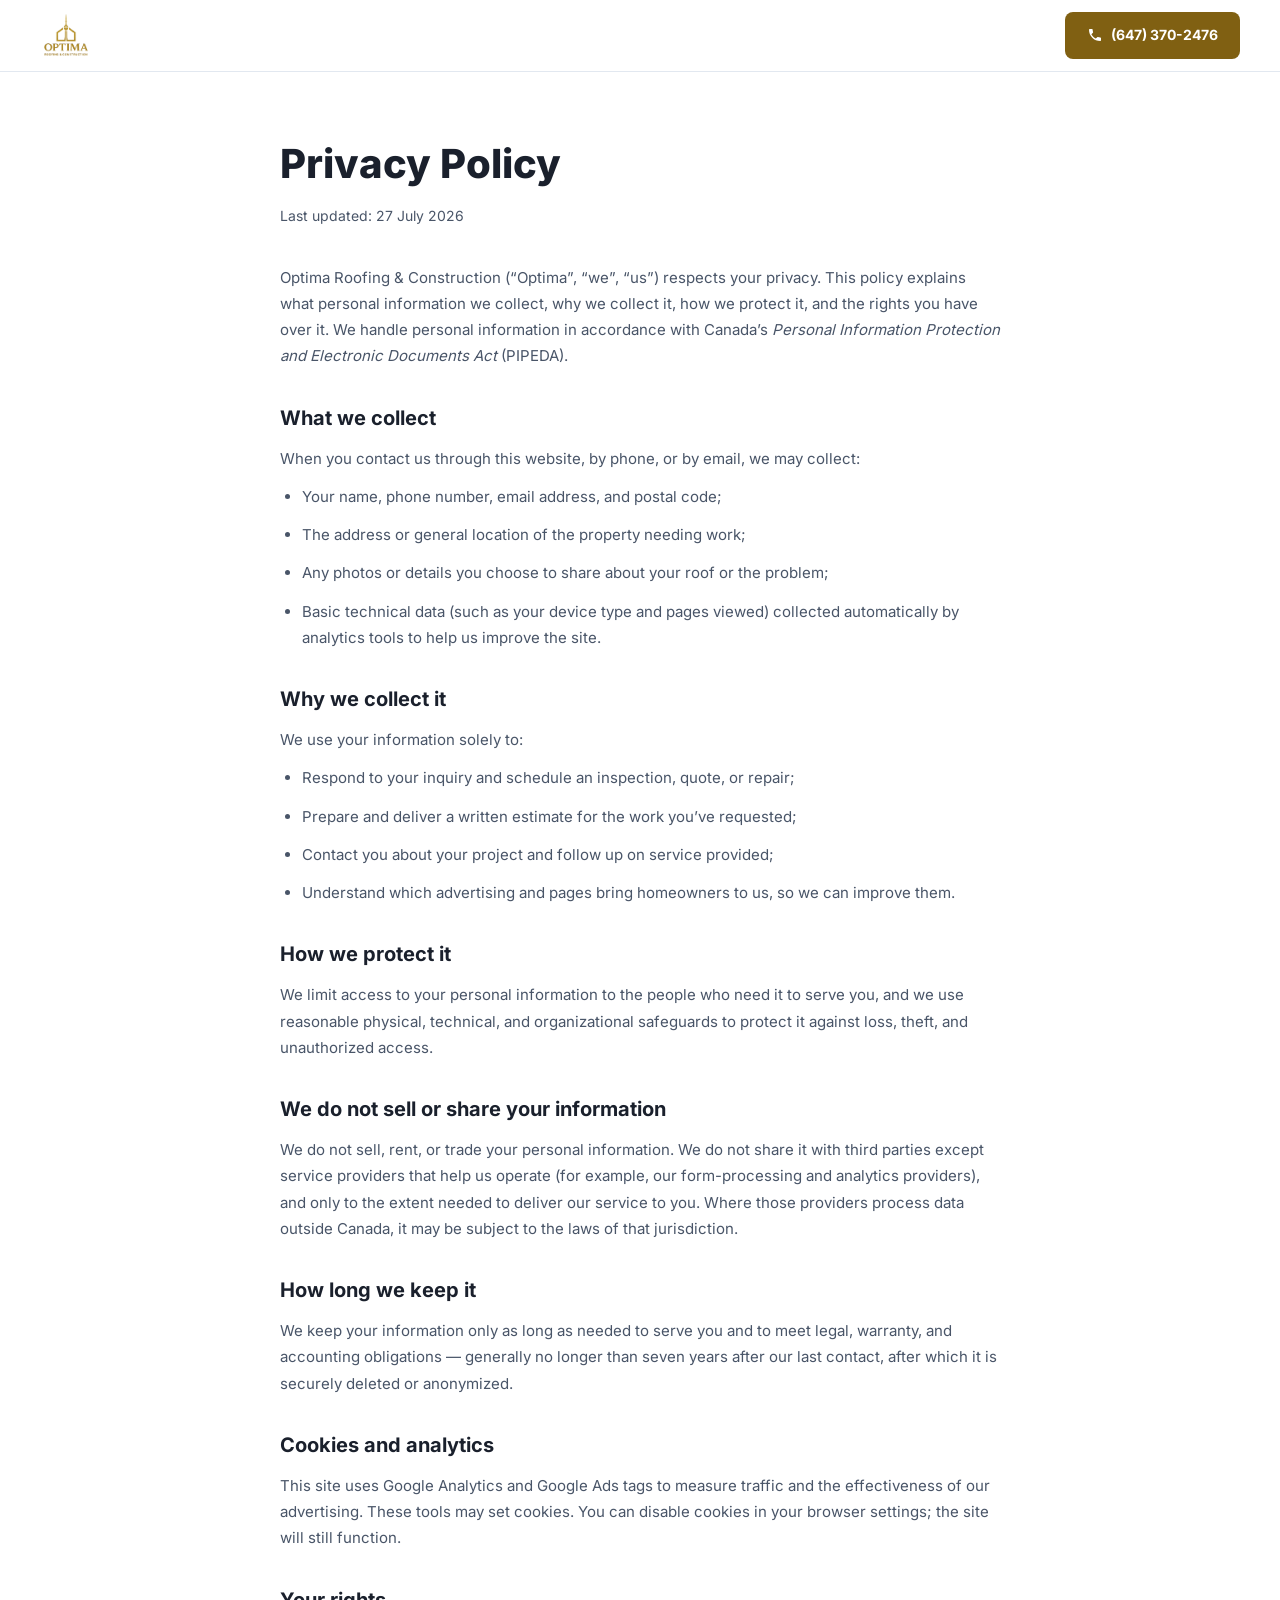
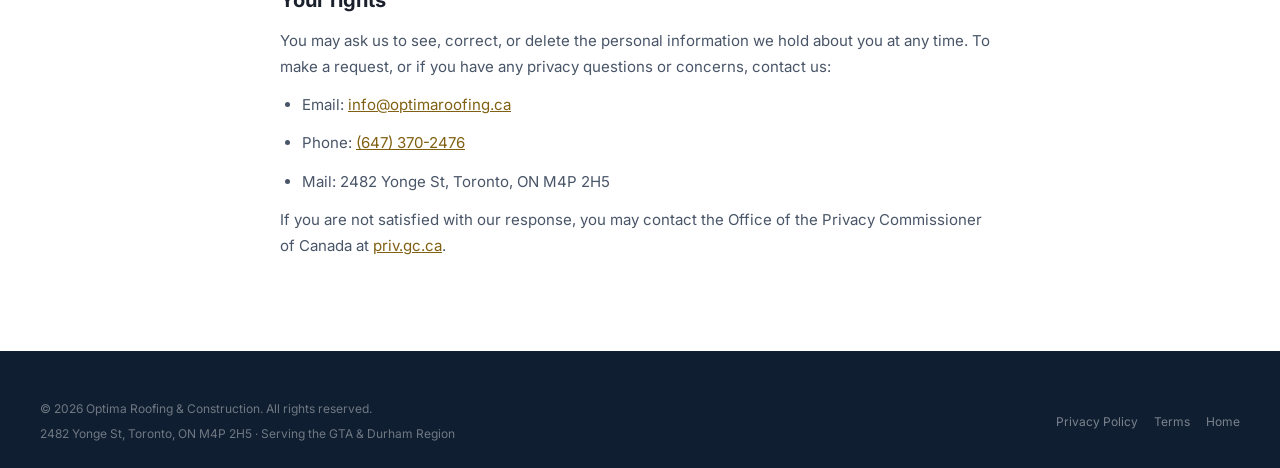
<file: privacy/index.html>
<!DOCTYPE html>
<html lang="en">
<head>
  <meta charset="UTF-8" />
  <meta name="viewport" content="width=device-width, initial-scale=1.0" />
  <title>Privacy Policy | Optima Roofing &amp; Construction</title>
  <meta name="description" content="How Optima Roofing & Construction collects, uses, and protects your personal information under Canada’s PIPEDA privacy law." />
  <link rel="canonical" href="https://landing.optimaroofing.ca/privacy/" />
  <link rel="preload" as="font" type="font/woff2" href="/fonts/inter-latin.woff2" crossorigin />
  <link rel="icon" href="/favicon.svg" type="image/svg+xml" />
  <link rel="stylesheet" href="/styles.css" />
</head>
<body data-page="privacy">
  <a href="#main" class="skip-link">Skip to content</a>

  <nav>
    <a href="/" class="logo" aria-label="Optima Roofing home">
      <img src="/Logo-67.webp" alt="Optima Roofing &amp; Construction" class="logo-img" width="180" height="52" />
    </a>
    <div class="nav-actions">
      <a href="tel:6473702476" class="btn-call js-phone">
        <svg viewBox="0 0 24 24" aria-hidden="true"><path d="M6.6 10.8c1.4 2.8 3.8 5.1 6.6 6.6l2.2-2.2c.3-.3.7-.4 1-.2 1.1.4 2.3.6 3.6.6.6 0 1 .4 1 1V20c0 .6-.4 1-1 1-9.4 0-17-7.6-17-17 0-.6.4-1 1-1h3.5c.6 0 1 .4 1 1 0 1.3.2 2.5.6 3.6.1.3 0 .7-.2 1L6.6 10.8z"/></svg>
        <span class="js-phone-text">(647) 370-2476</span>
      </a>
    </div>
  </nav>

  <main id="main" class="legal-wrap">
    <h1>Privacy Policy</h1>
    <p class="updated">Last updated: 27 July 2026</p>

    <p>Optima Roofing &amp; Construction (“Optima”, “we”, “us”) respects your privacy. This policy
    explains what personal information we collect, why we collect it, how we protect it, and the
    rights you have over it. We handle personal information in accordance with Canada’s
    <em>Personal Information Protection and Electronic Documents Act</em> (PIPEDA).</p>

    <h2>What we collect</h2>
    <p>When you contact us through this website, by phone, or by email, we may collect:</p>
    <ul>
      <li>Your name, phone number, email address, and postal code;</li>
      <li>The address or general location of the property needing work;</li>
      <li>Any photos or details you choose to share about your roof or the problem;</li>
      <li>Basic technical data (such as your device type and pages viewed) collected automatically
      by analytics tools to help us improve the site.</li>
    </ul>

    <h2>Why we collect it</h2>
    <p>We use your information solely to:</p>
    <ul>
      <li>Respond to your inquiry and schedule an inspection, quote, or repair;</li>
      <li>Prepare and deliver a written estimate for the work you’ve requested;</li>
      <li>Contact you about your project and follow up on service provided;</li>
      <li>Understand which advertising and pages bring homeowners to us, so we can improve them.</li>
    </ul>

    <h2>How we protect it</h2>
    <p>We limit access to your personal information to the people who need it to serve you, and we
    use reasonable physical, technical, and organizational safeguards to protect it against loss,
    theft, and unauthorized access.</p>

    <h2>We do not sell or share your information</h2>
    <p>We do not sell, rent, or trade your personal information. We do not share it with third
    parties except service providers that help us operate (for example, our form-processing and
    analytics providers), and only to the extent needed to deliver our service to you. Where those
    providers process data outside Canada, it may be subject to the laws of that jurisdiction.</p>

    <h2>How long we keep it</h2>
    <p>We keep your information only as long as needed to serve you and to meet legal, warranty, and
    accounting obligations — generally no longer than seven years after our last contact, after
    which it is securely deleted or anonymized.</p>

    <h2>Cookies and analytics</h2>
    <p>This site uses Google Analytics and Google Ads tags to measure traffic and the effectiveness
    of our advertising. These tools may set cookies. You can disable cookies in your browser
    settings; the site will still function.</p>

    <h2>Your rights</h2>
    <p>You may ask us to see, correct, or delete the personal information we hold about you at any
    time. To make a request, or if you have any privacy questions or concerns, contact us:</p>
    <ul>
      <li>Email: <a href="mailto:info@optimaroofing.ca">info@optimaroofing.ca</a></li>
      <li>Phone: <a href="tel:6473702476" class="js-phone"><span class="js-phone-text">(647) 370-2476</span></a></li>
      <li>Mail: 2482 Yonge St, Toronto, ON M4P 2H5</li>
    </ul>
    <p>If you are not satisfied with our response, you may contact the Office of the Privacy
    Commissioner of Canada at <a href="https://www.priv.gc.ca" rel="noopener">priv.gc.ca</a>.</p>
  </main>

  <!-- FOOTER -->
  <footer>
    <div class="footer-bottom">
      <div>
        <p>&copy; 2026 Optima Roofing &amp; Construction. All rights reserved.</p>
        <address class="footer-address">2482 Yonge St, Toronto, ON M4P 2H5 &middot; Serving the GTA &amp; Durham Region</address>
      </div>
      <div class="footer-bottom-links">
        <a href="/privacy/">Privacy Policy</a>
        <a href="/terms/">Terms</a>
        <a href="/">Home</a>
      </div>
    </div>
  </footer>

  <script src="/main.js" defer></script>
</body>
</html>
</file>
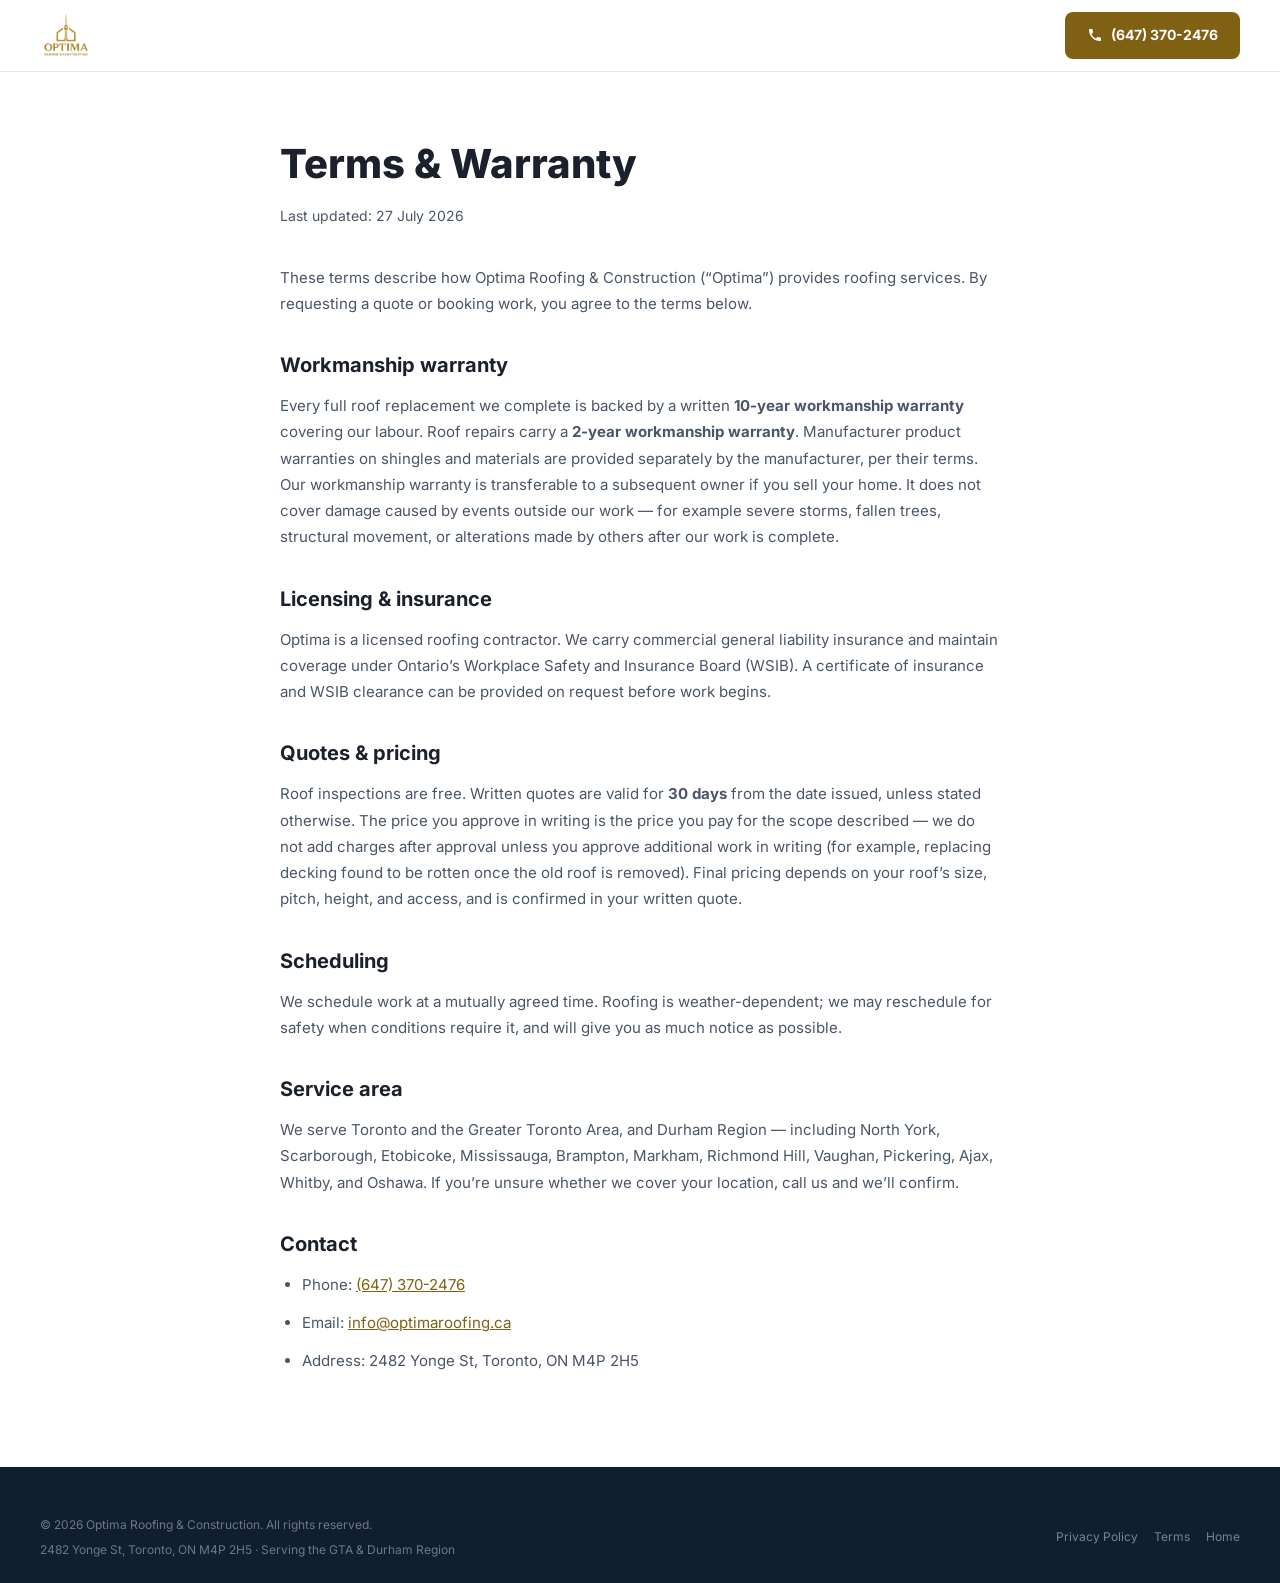
<file: terms/index.html>
<!DOCTYPE html>
<html lang="en">
<head>
  <meta charset="UTF-8" />
  <meta name="viewport" content="width=device-width, initial-scale=1.0" />
  <title>Terms &amp; Warranty | Optima Roofing &amp; Construction</title>
  <meta name="description" content="Optima Roofing’s service terms: workmanship warranty, service area, quote validity, insurance, and licensing." />
  <link rel="canonical" href="https://landing.optimaroofing.ca/terms/" />
  <link rel="preload" as="font" type="font/woff2" href="/fonts/inter-latin.woff2" crossorigin />
  <link rel="icon" href="/favicon.svg" type="image/svg+xml" />
  <link rel="stylesheet" href="/styles.css" />
</head>
<body data-page="terms">
  <a href="#main" class="skip-link">Skip to content</a>

  <nav>
    <a href="/" class="logo" aria-label="Optima Roofing home">
      <img src="/Logo-67.webp" alt="Optima Roofing &amp; Construction" class="logo-img" width="180" height="52" />
    </a>
    <div class="nav-actions">
      <a href="tel:6473702476" class="btn-call js-phone">
        <svg viewBox="0 0 24 24" aria-hidden="true"><path d="M6.6 10.8c1.4 2.8 3.8 5.1 6.6 6.6l2.2-2.2c.3-.3.7-.4 1-.2 1.1.4 2.3.6 3.6.6.6 0 1 .4 1 1V20c0 .6-.4 1-1 1-9.4 0-17-7.6-17-17 0-.6.4-1 1-1h3.5c.6 0 1 .4 1 1 0 1.3.2 2.5.6 3.6.1.3 0 .7-.2 1L6.6 10.8z"/></svg>
        <span class="js-phone-text">(647) 370-2476</span>
      </a>
    </div>
  </nav>

  <main id="main" class="legal-wrap">
    <h1>Terms &amp; Warranty</h1>
    <p class="updated">Last updated: 27 July 2026</p>

    <p>These terms describe how Optima Roofing &amp; Construction (“Optima”) provides roofing
    services. By requesting a quote or booking work, you agree to the terms below.</p>

    <h2 id="warranty">Workmanship warranty</h2>
    <p>Every full roof replacement we complete is backed by a written <strong>10-year workmanship
    warranty</strong> covering our labour. Roof repairs carry a <strong>2-year workmanship
    warranty</strong>. Manufacturer product warranties on shingles and materials are provided
    separately by the manufacturer, per their terms. Our workmanship warranty is transferable to a
    subsequent owner if you sell your home. It does not cover damage caused by events outside our
    work — for example severe storms, fallen trees, structural movement, or alterations made by
    others after our work is complete.</p>

    <h2 id="insurance">Licensing &amp; insurance</h2>
    <p>Optima is a licensed roofing contractor. We carry commercial general liability insurance and
    maintain coverage under Ontario’s Workplace Safety and Insurance Board (WSIB). A certificate of
    insurance and WSIB clearance can be provided on request before work begins.</p>

    <h2>Quotes &amp; pricing</h2>
    <p>Roof inspections are free. Written quotes are valid for <strong>30 days</strong> from the date
    issued, unless stated otherwise. The price you approve in writing is the price you pay for the
    scope described — we do not add charges after approval unless you approve additional work in
    writing (for example, replacing decking found to be rotten once the old roof is removed). Final
    pricing depends on your roof’s size, pitch, height, and access, and is confirmed in your written
    quote.</p>

    <h2>Scheduling</h2>
    <p>We schedule work at a mutually agreed time. Roofing is weather-dependent; we may reschedule
    for safety when conditions require it, and will give you as much notice as possible.</p>

    <h2>Service area</h2>
    <p>We serve Toronto and the Greater Toronto Area, and Durham Region — including North York,
    Scarborough, Etobicoke, Mississauga, Brampton, Markham, Richmond Hill, Vaughan, Pickering, Ajax,
    Whitby, and Oshawa. If you’re unsure whether we cover your location, call us and we’ll confirm.</p>

    <h2>Contact</h2>
    <ul>
      <li>Phone: <a href="tel:6473702476" class="js-phone"><span class="js-phone-text">(647) 370-2476</span></a></li>
      <li>Email: <a href="mailto:info@optimaroofing.ca">info@optimaroofing.ca</a></li>
      <li>Address: 2482 Yonge St, Toronto, ON M4P 2H5</li>
    </ul>
  </main>

  <!-- FOOTER -->
  <footer>
    <div class="footer-bottom">
      <div>
        <p>&copy; 2026 Optima Roofing &amp; Construction. All rights reserved.</p>
        <address class="footer-address">2482 Yonge St, Toronto, ON M4P 2H5 &middot; Serving the GTA &amp; Durham Region</address>
      </div>
      <div class="footer-bottom-links">
        <a href="/privacy/">Privacy Policy</a>
        <a href="/terms/">Terms</a>
        <a href="/">Home</a>
      </div>
    </div>
  </footer>

  <script src="/main.js" defer></script>
</body>
</html>
</file>
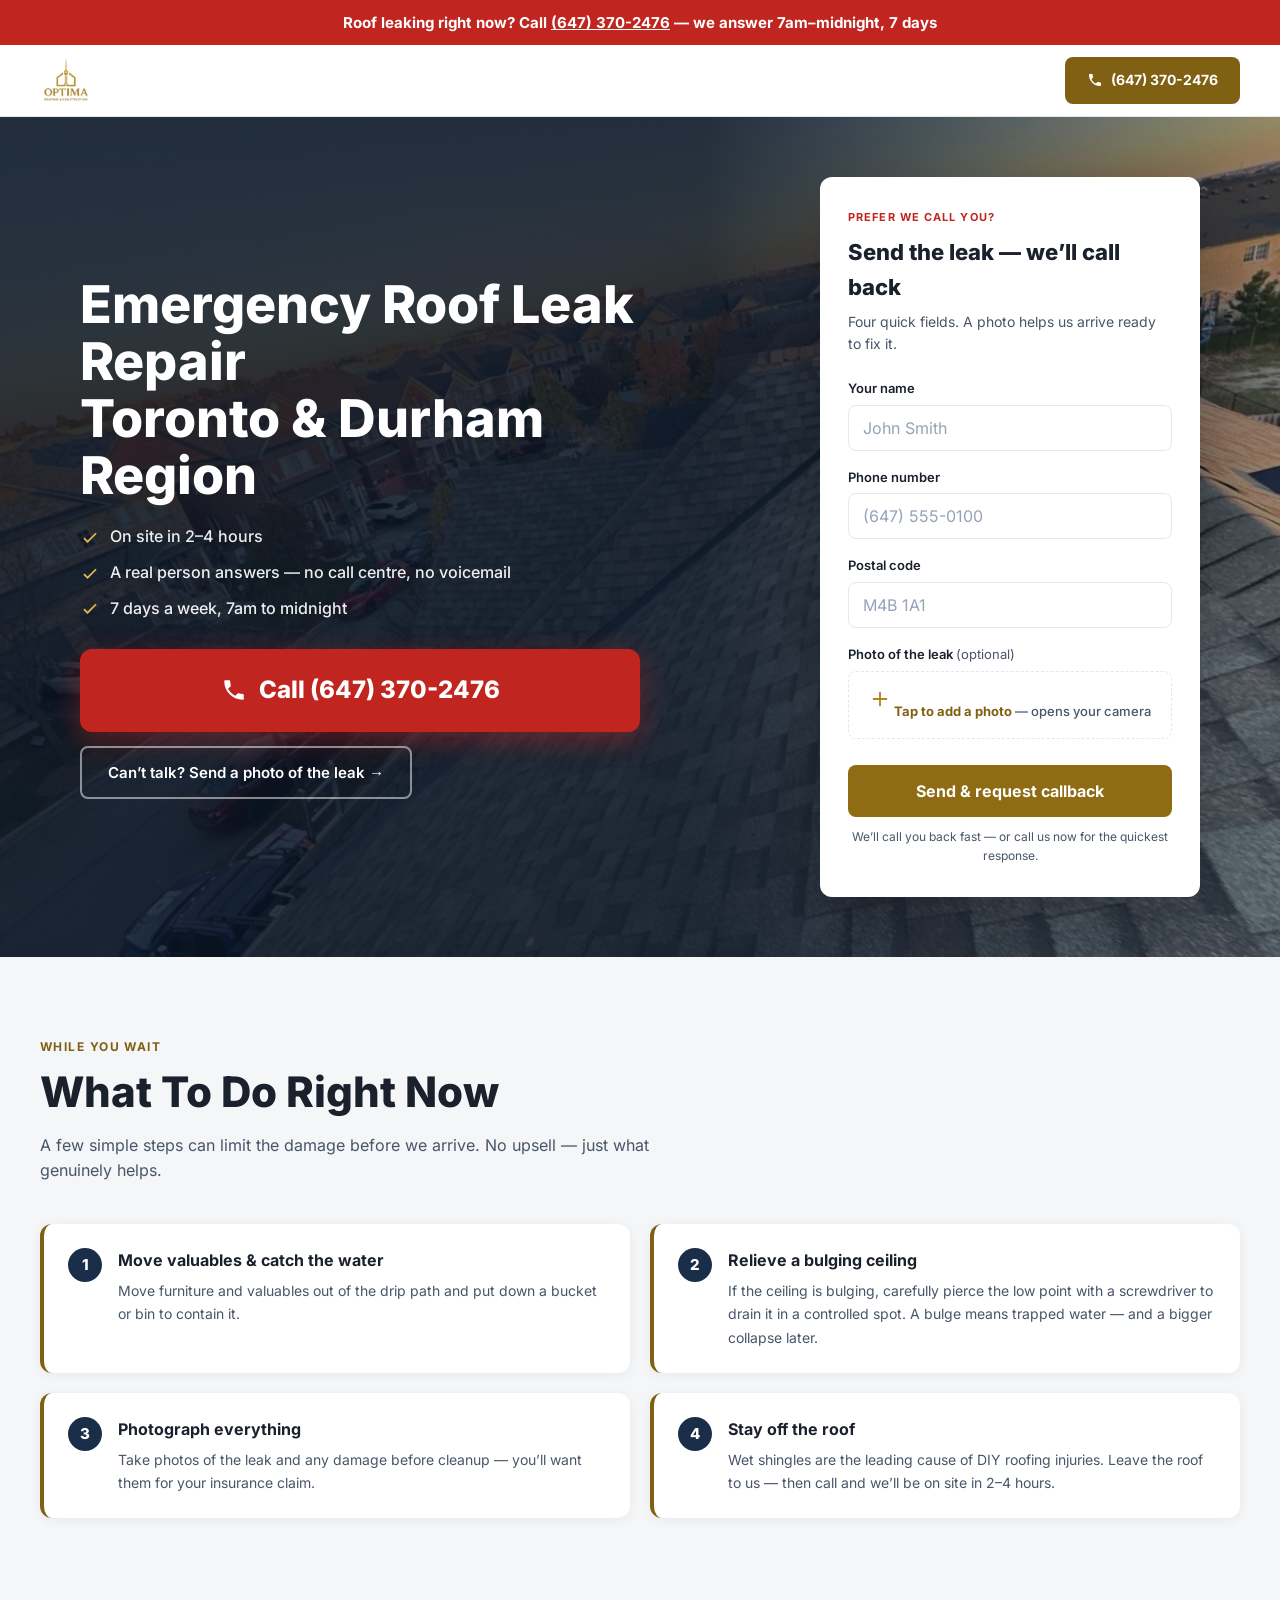
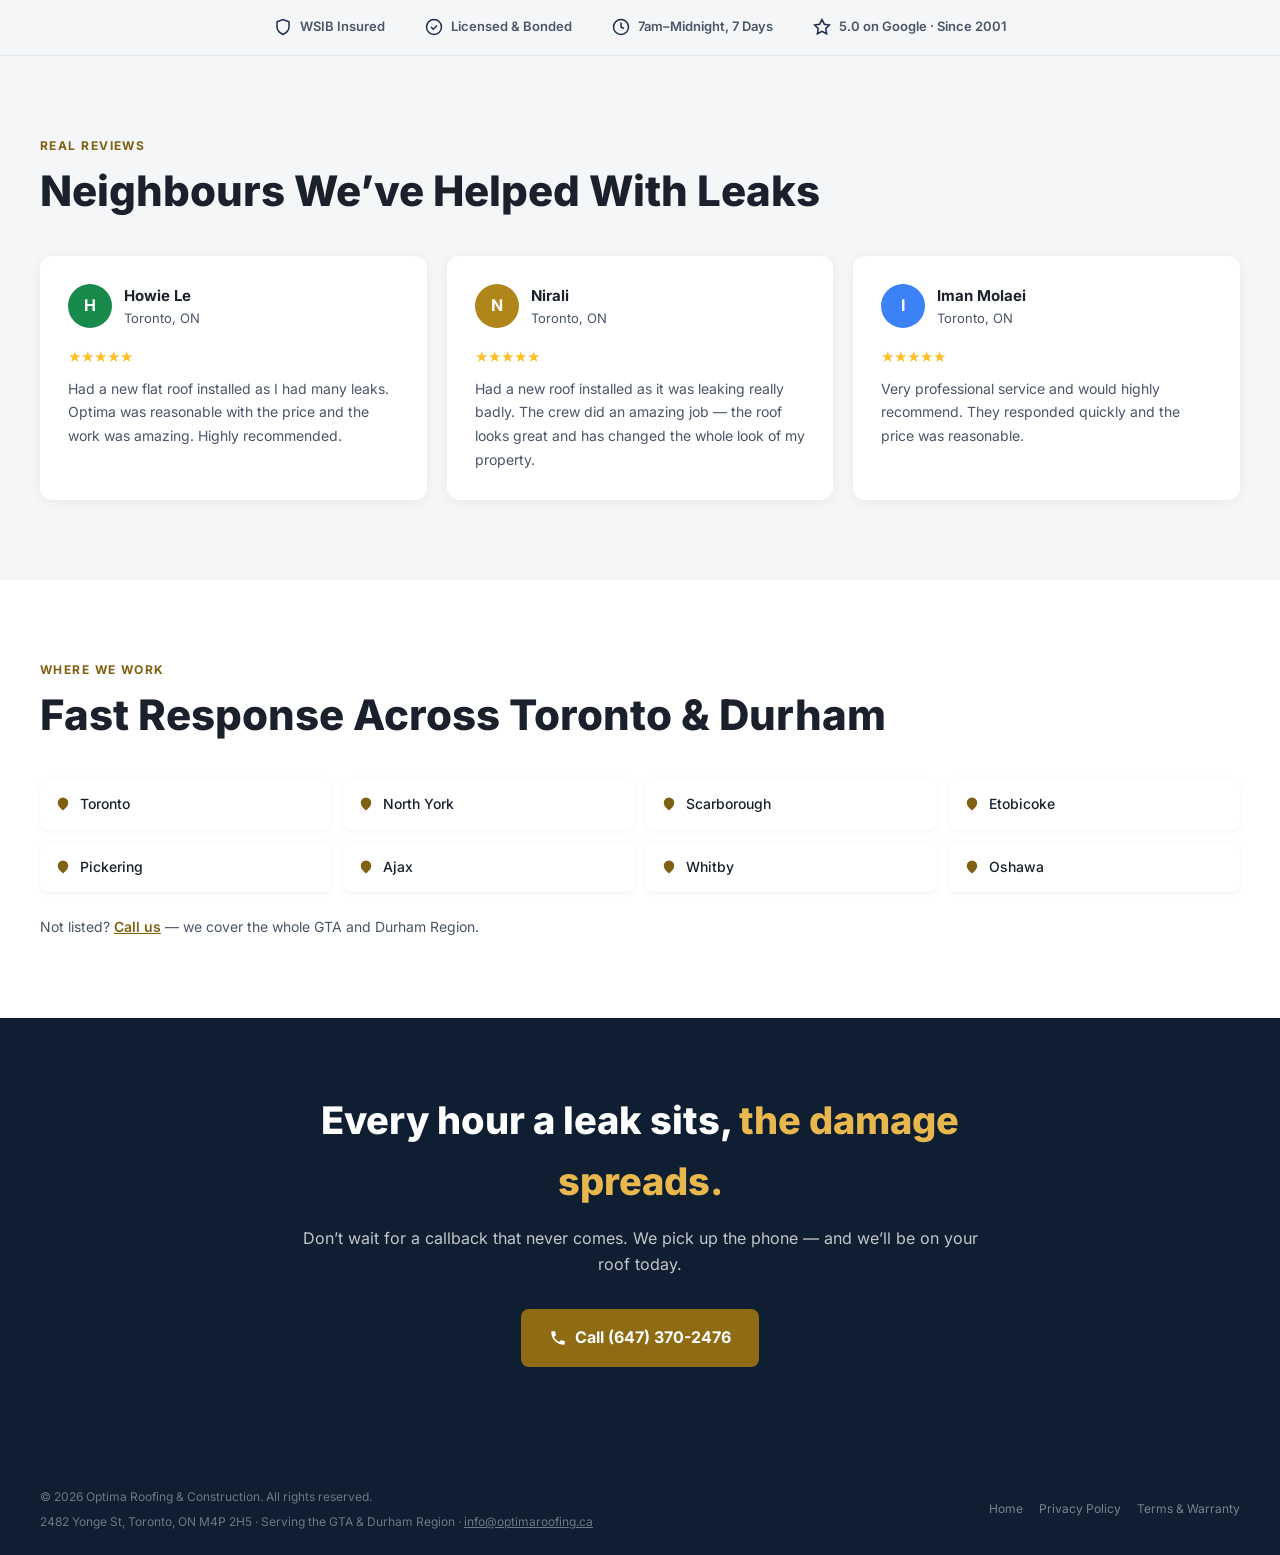
<file: roof-leak-repair.html>
<!DOCTYPE html>
<html lang="en">
<head>
  <meta charset="UTF-8" />
  <title>Redirecting… | Optima Roofing</title>
  <link rel="canonical" href="https://landing.optimaroofing.ca/emergency/" />
  <meta name="robots" content="noindex" />
  <meta http-equiv="refresh" content="0; url=/emergency/" />
  <script>location.replace('/emergency/' + location.search);</script>
</head>
<body>
  <p>This page has moved. <a href="/emergency/">Continue to Emergency Roof Leak Repair →</a></p>
</body>
</html>
</file>
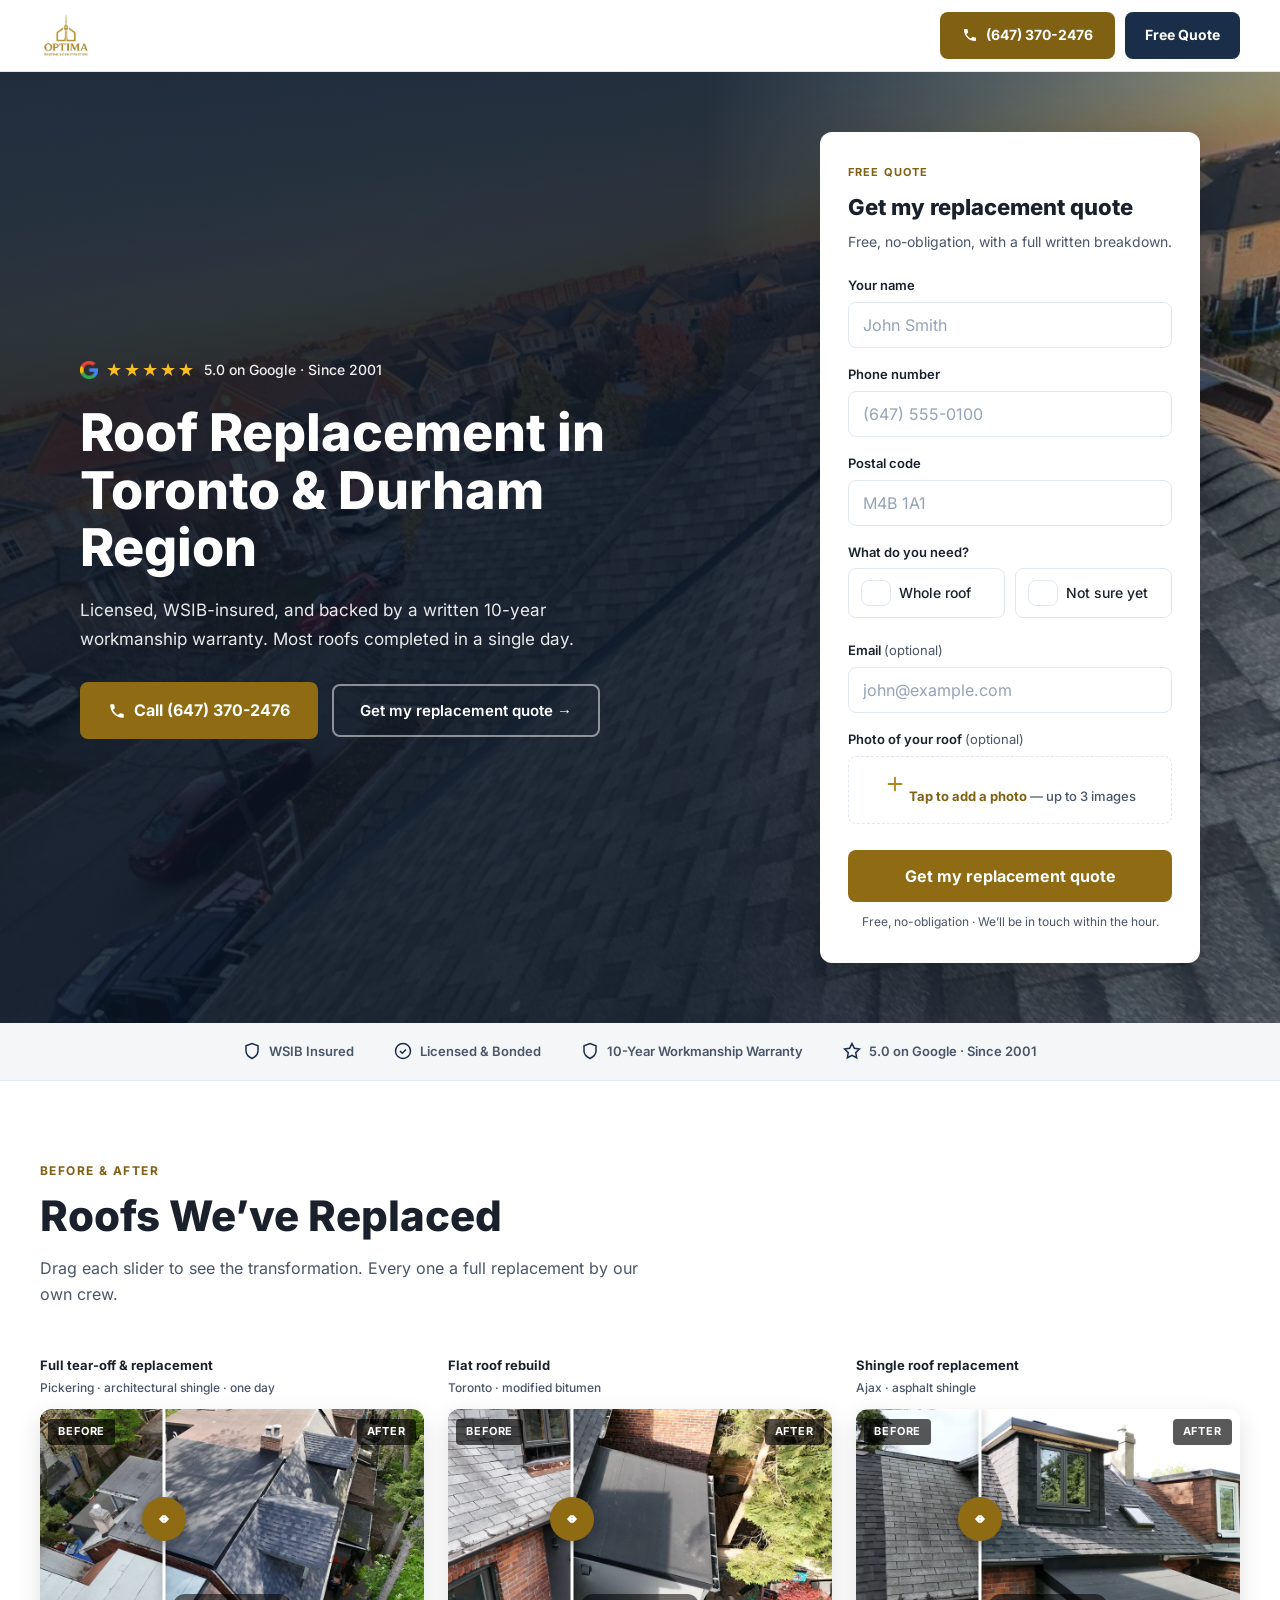
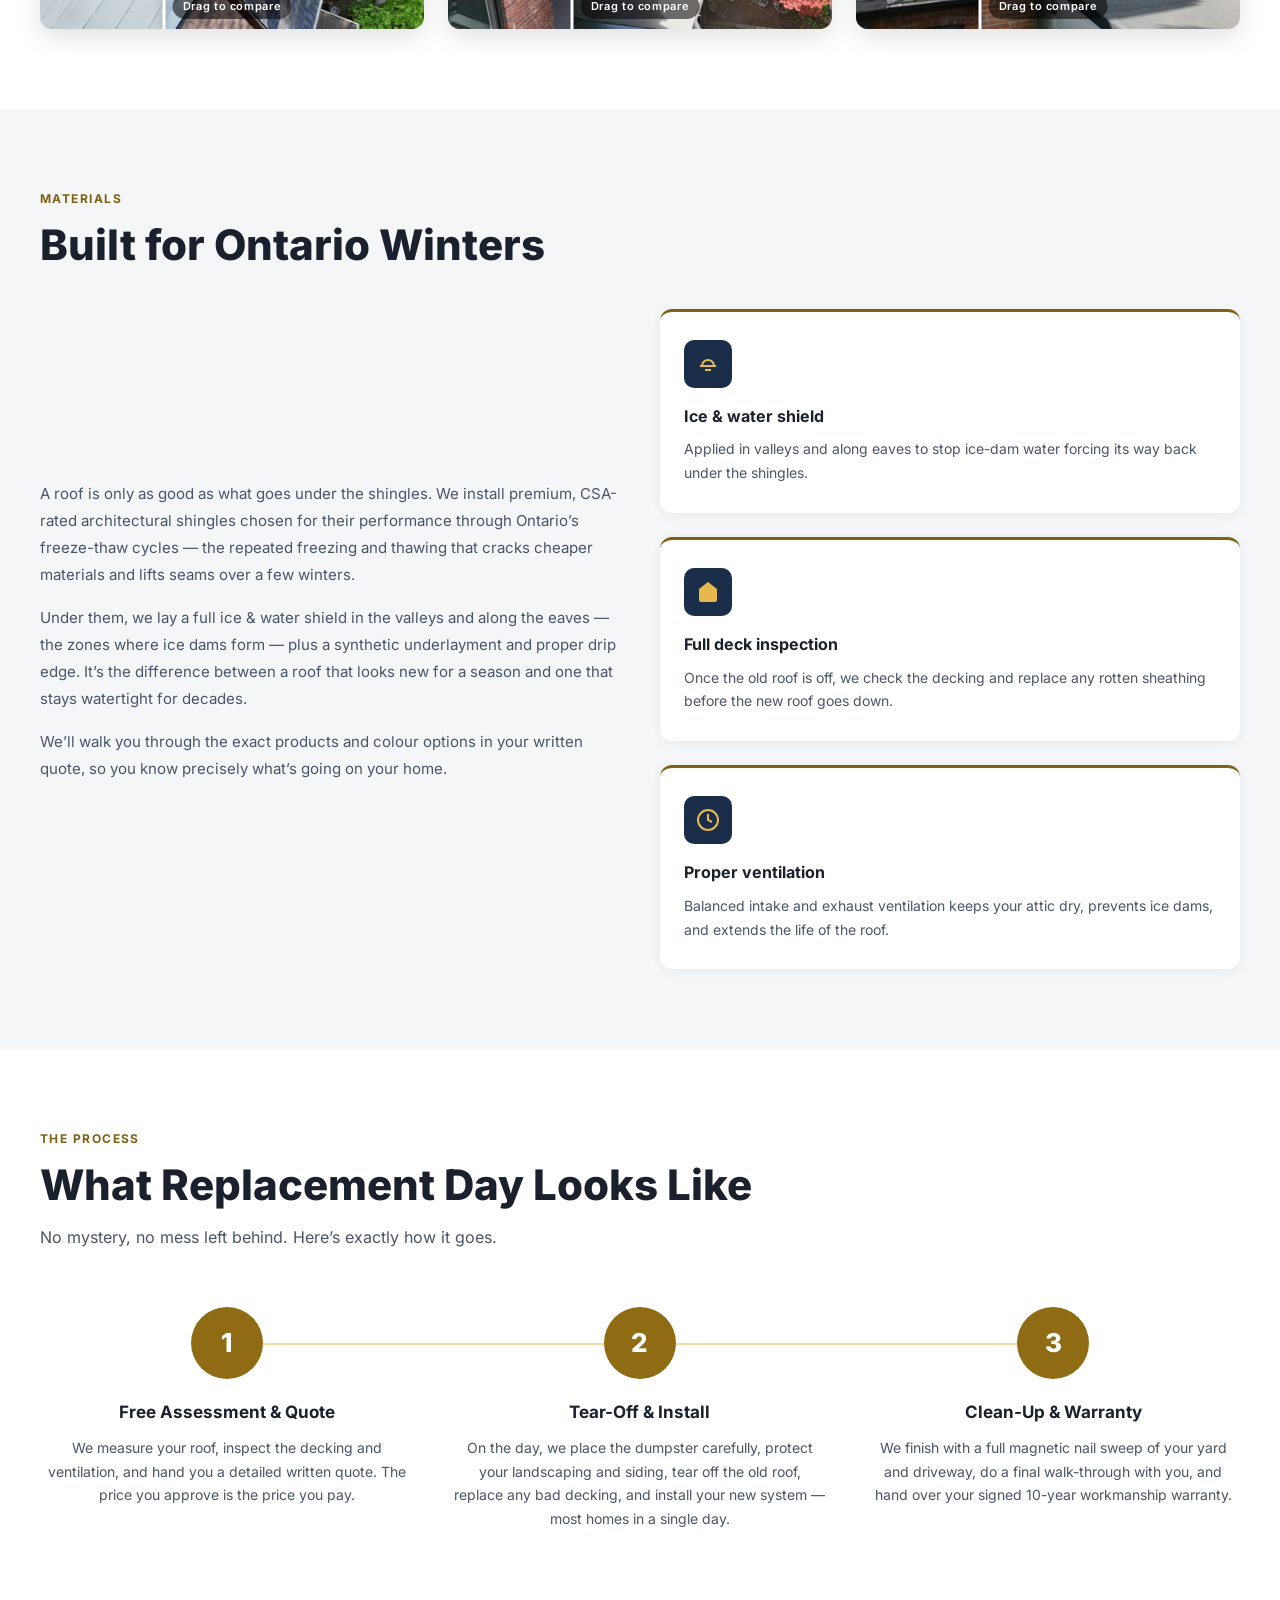
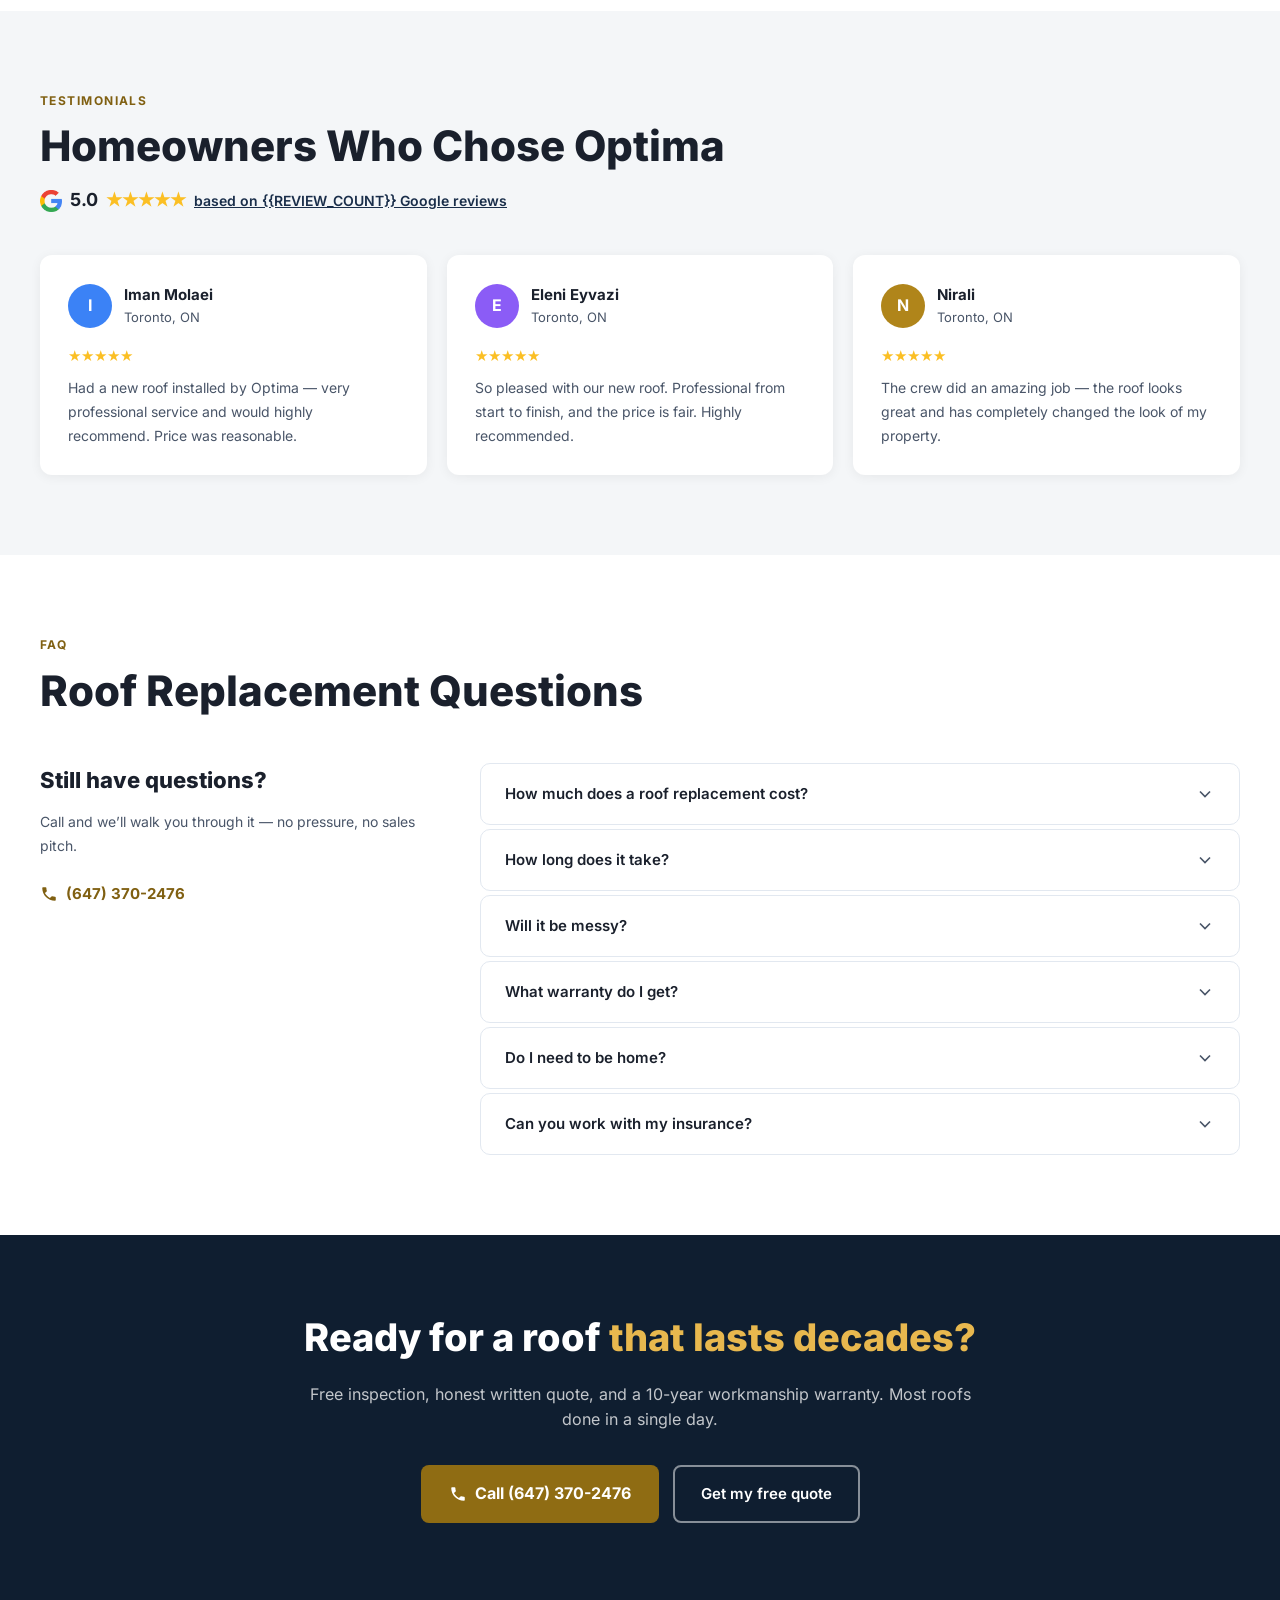
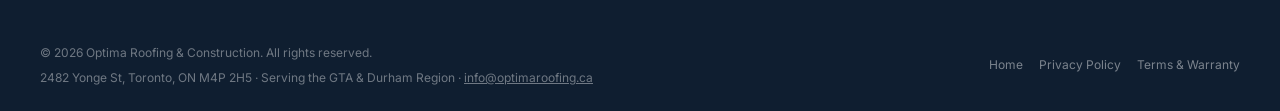
<file: roof-replacement.html>
<!DOCTYPE html>
<html lang="en">
<head>
  <meta charset="UTF-8" />
  <title>Redirecting… | Optima Roofing</title>
  <link rel="canonical" href="https://landing.optimaroofing.ca/roof-replacement/" />
  <meta name="robots" content="noindex" />
  <meta http-equiv="refresh" content="0; url=/roof-replacement/" />
  <script>location.replace('/roof-replacement/' + location.search);</script>
</head>
<body>
  <p>This page has moved. <a href="/roof-replacement/">Continue to Roof Replacement →</a></p>
</body>
</html>
</file>
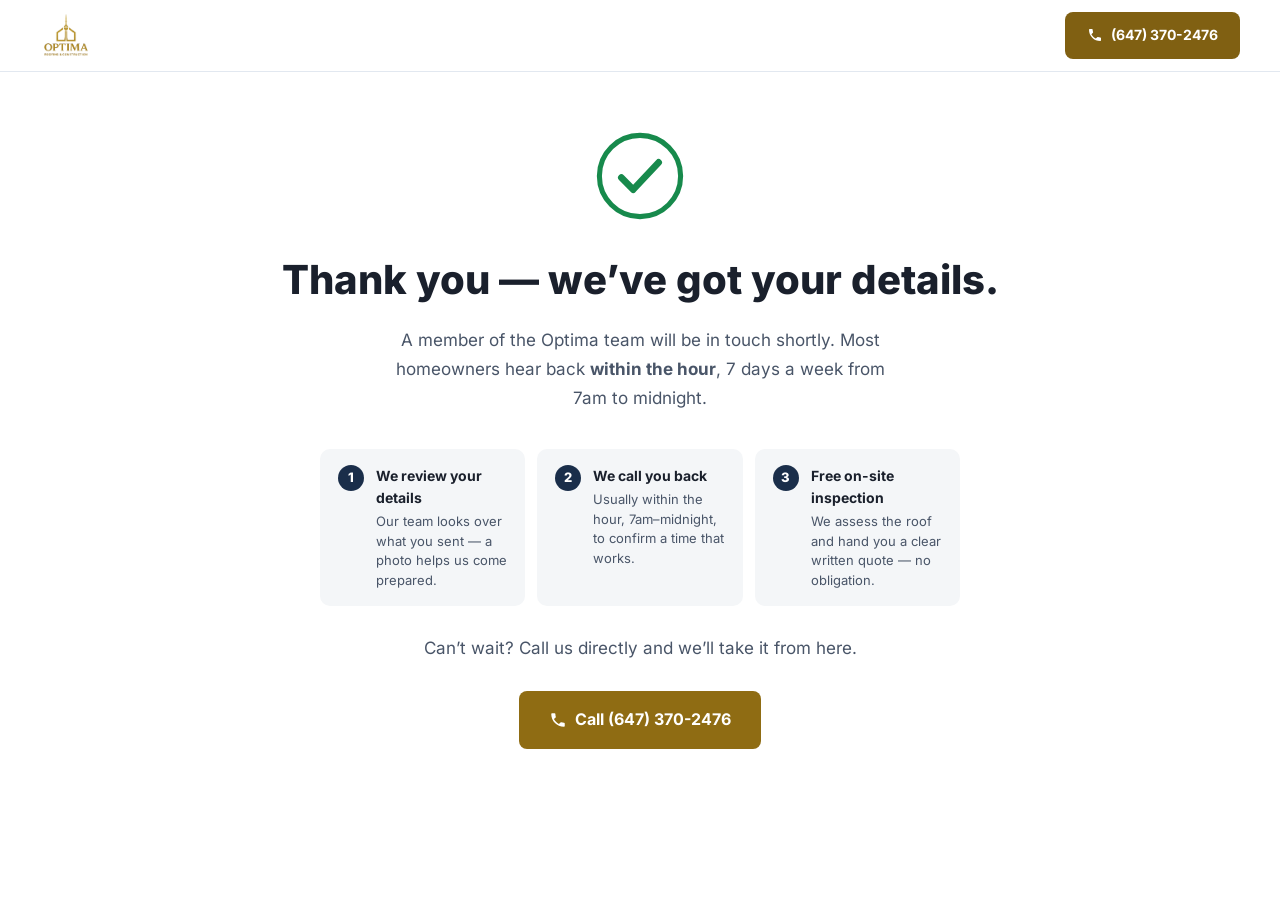
<file: thankyou.html>
<!DOCTYPE html>
<html lang="en">
<head>
  <meta charset="UTF-8" />
  <title>Redirecting… | Optima Roofing</title>
  <link rel="canonical" href="https://landing.optimaroofing.ca/thank-you/" />
  <meta name="robots" content="noindex" />
  <meta http-equiv="refresh" content="0; url=/thank-you/" />
  <script>location.replace('/thank-you/' + location.search);</script>
</head>
<body>
  <p>Thank you! <a href="/thank-you/">Continue →</a></p>
</body>
</html>
</file>
<file: styles.css>
/* ============================================================
   Optima Roofing — shared stylesheet
   Design system, self-hosted fonts, shared components, a11y.
   ============================================================ */

/* ── SELF-HOSTED FONT (Inter, variable, Latin) ── */
@font-face {
  font-family: 'Inter';
  font-style: normal;
  font-weight: 100 900;
  font-display: swap;
  src: url('/fonts/inter-latin.woff2') format('woff2');
  unicode-range: U+0000-00FF, U+0131, U+0152-0153, U+02BB-02BC, U+02C6, U+02DA, U+02DC,
    U+0304, U+0308, U+0329, U+2000-206F, U+20AC, U+2122, U+2191, U+2193, U+2212, U+2215, U+FEFF, U+FFFD;
}
@font-face {
  font-family: 'Inter';
  font-style: normal;
  font-weight: 100 900;
  font-display: swap;
  src: url('/fonts/inter-latin-ext.woff2') format('woff2');
  unicode-range: U+0100-02AF, U+0304, U+0308, U+0329, U+1E00-1E9F, U+1EF2-1EFF, U+2020,
    U+20A0-20AB, U+20AD-20C0, U+2113, U+2C60-2C7F, U+A720-A7FF;
}

/* ── RESET ── */
*, *::before, *::after { box-sizing: border-box; margin: 0; padding: 0; }

:root {
  --navy: #1a2e4a;
  --navy-dark: #0f1e30;
  --gold: #806012;          /* text/links on white — 5.8:1 AA */
  --gold-hover: #6f550e;    /* button hover */
  --gold-accent: #8f6c13;   /* button fills — white text passes AA (4.9:1) */
  --gold-light: #e8b84e;    /* bright accent for icons/text on navy (dark bg) only */
  --gray-bg: #f4f6f8;
  --gray-mid: #e2e8f0;
  --text: #1a202c;
  --text-muted: #495568;    /* darkened for 4.5:1 contrast */
  --white: #ffffff;
  --green: #178a4c;
  --red: #c0261f;           /* emergency alert */
  --red-hover: #9e1e18;
  --radius: 12px;
  --shadow-card: 0 2px 12px rgba(0,0,0,0.06);
}

html { scroll-behavior: smooth; }

body {
  font-family: 'Inter', -apple-system, BlinkMacSystemFont, 'Segoe UI', sans-serif;
  color: var(--text);
  background: var(--white);
  line-height: 1.6;
  -webkit-font-smoothing: antialiased;
}

/* ── ACCESSIBILITY: focus + reduced motion ── */
a:focus-visible,
button:focus-visible,
input:focus-visible,
select:focus-visible,
textarea:focus-visible,
[tabindex]:focus-visible {
  outline: 3px solid var(--gold-accent);
  outline-offset: 2px;
  border-radius: 4px;
}

.skip-link {
  position: absolute;
  left: -9999px;
  top: 0;
  background: var(--navy);
  color: var(--white);
  padding: 12px 20px;
  z-index: 1000;
  border-radius: 0 0 8px 0;
  font-weight: 600;
}
.skip-link:focus { left: 0; }

@media (prefers-reduced-motion: reduce) {
  html { scroll-behavior: auto; }
  *, *::before, *::after {
    animation-duration: 0.001ms !important;
    animation-iteration-count: 1 !important;
    transition-duration: 0.001ms !important;
  }
}

/* ── NAV ── */
nav {
  position: sticky;
  top: 0;
  z-index: 100;
  background: var(--white);
  border-bottom: 1px solid var(--gray-mid);
  display: flex;
  align-items: center;
  justify-content: space-between;
  padding: 0 40px;
  height: 72px;
}
.logo { display: flex; align-items: center; text-decoration: none; }
.logo-img { height: 52px; width: auto; display: block; }

.nav-links { display: flex; gap: 32px; list-style: none; }
.nav-links a {
  text-decoration: none;
  font-size: 14px;
  font-weight: 500;
  color: var(--text-muted);
  transition: color 0.2s;
  padding-bottom: 4px;
  border-bottom: 2px solid transparent;
}
.nav-links a:hover, .nav-links a.active { color: var(--text); border-bottom-color: var(--navy); }

.nav-actions { display: flex; align-items: center; gap: 10px; }

.btn-call {
  display: flex;
  align-items: center;
  gap: 8px;
  background: var(--gold);
  color: var(--white);
  text-decoration: none;
  padding: 12px 22px;
  border-radius: 8px;
  font-size: 14px;
  font-weight: 700;
  transition: background 0.2s;
  white-space: nowrap;
  min-height: 44px;
}
.btn-call:hover { background: var(--gold-hover); }
.btn-call svg { width: 16px; height: 16px; fill: var(--white); }

.btn-cta-nav {
  display: inline-flex;
  align-items: center;
  background: var(--navy);
  color: var(--white);
  text-decoration: none;
  padding: 12px 20px;
  border-radius: 8px;
  font-size: 14px;
  font-weight: 700;
  transition: background 0.2s;
  white-space: nowrap;
  min-height: 44px;
}
.btn-cta-nav:hover { background: var(--navy-dark); }

/* ── HERO ── */
.hero {
  position: relative;
  min-height: 680px;
  display: flex;
  align-items: center;
  overflow: hidden;
}
.hero-bg { position: absolute; inset: 0; }
.hero-bg-img {
  position: absolute;
  inset: 0;
  width: 100%;
  height: 100%;
  object-fit: cover;
  object-position: center;
}
.hero-bg::after {
  content: '';
  position: absolute;
  inset: 0;
  background: linear-gradient(to right, rgba(10,20,35,0.86) 55%, rgba(10,20,35,0.42) 100%);
}
.hero-inner {
  position: relative;
  z-index: 1;
  width: 100%;
  max-width: 1200px;
  margin: 0 auto;
  padding: 60px 40px;
  display: flex;
  align-items: center;
  justify-content: space-between;
  gap: 40px;
}
.hero-copy { max-width: 560px; }

.hero-rating { display: flex; align-items: center; gap: 8px; margin-bottom: 20px; flex-wrap: wrap; }
.hero-rating .stars { color: #fbbf24; font-size: 18px; letter-spacing: 2px; }
.hero-rating span { color: rgba(255,255,255,0.92); font-size: 14px; font-weight: 500; }
.g-logo { width: 18px; height: 18px; display: inline-block; vertical-align: middle; object-fit: contain; }

.hero-copy h1 {
  font-size: clamp(32px, 4.5vw, 52px);
  font-weight: 800;
  color: var(--white);
  line-height: 1.1;
  margin-bottom: 20px;
}
.hero-sub {
  color: rgba(255,255,255,0.9);
  font-size: 17px;
  margin-bottom: 28px;
  line-height: 1.7;
}
.hero-checks { list-style: none; margin-bottom: 28px; display: flex; flex-direction: column; gap: 10px; }
.hero-checks li {
  display: flex; align-items: center; gap: 10px;
  color: rgba(255,255,255,0.92); font-size: 16px; font-weight: 500;
}
.hero-checks svg { width: 20px; height: 20px; fill: var(--gold-light); flex-shrink: 0; }

.hero-cta-wrap { display: flex; gap: 14px; flex-wrap: wrap; align-items: center; }

.btn-hero {
  display: flex;
  align-items: center;
  justify-content: center;
  gap: 8px;
  background: var(--gold-accent);
  color: var(--white);
  text-decoration: none;
  padding: 16px 28px;
  border-radius: 8px;
  font-size: 16px;
  font-weight: 700;
  transition: background 0.2s;
  min-height: 52px;
}
.btn-hero:hover { background: var(--gold-hover); }
.btn-hero svg { width: 18px; height: 18px; fill: var(--white); }

.btn-hero-outline {
  display: flex; align-items: center; justify-content: center; gap: 8px;
  background: transparent; color: var(--white);
  text-decoration: none; padding: 15px 26px;
  border-radius: 8px; font-size: 15px; font-weight: 600;
  border: 2px solid rgba(255,255,255,0.5);
  transition: border-color 0.2s; cursor: pointer; font-family: inherit;
}
.btn-hero-outline:hover { border-color: rgba(255,255,255,0.85); }

/* ── EMERGENCY: giant call button + alert bar ── */
.alert-bar {
  display: block;
  background: var(--red);
  color: var(--white);
  text-decoration: none;
  text-align: center;
  padding: 12px 20px;
  font-size: 15px;
  font-weight: 700;
  line-height: 1.4;
  position: sticky;
  top: 0;
  z-index: 150;
}
.alert-bar:hover { background: var(--red-hover); }
.alert-bar strong { text-decoration: underline; white-space: nowrap; }

.btn-giant-call {
  display: flex;
  align-items: center;
  justify-content: center;
  gap: 12px;
  width: 100%;
  background: var(--red);
  color: var(--white);
  text-decoration: none;
  padding: 22px 28px;
  border-radius: 12px;
  font-size: 24px;
  font-weight: 800;
  min-height: 72px;
  box-shadow: 0 8px 28px rgba(192,38,31,0.45);
  transition: background 0.2s, transform 0.1s;
  margin-bottom: 14px;
}
.btn-giant-call:hover { background: var(--red-hover); }
.btn-giant-call:active { transform: scale(0.99); }
.btn-giant-call svg { width: 26px; height: 26px; fill: var(--white); flex-shrink: 0; }
.call-note { font-size: 14px; color: rgba(255,255,255,0.7); text-align: center; }

/* ── FORM CARD ── */
.quote-card {
  background: var(--white);
  border-radius: var(--radius);
  padding: 32px 28px;
  width: 380px;
  flex-shrink: 0;
  box-shadow: 0 24px 64px rgba(0,0,0,0.25);
}
.quote-card h2 { font-size: 22px; font-weight: 800; color: var(--text); margin-bottom: 6px; }
.quote-card .card-sub { font-size: 14px; color: var(--text-muted); margin-bottom: 22px; }

.form-tag {
  font-size: 11px; font-weight: 700; letter-spacing: 0.1em;
  text-transform: uppercase; color: var(--gold); margin-bottom: 8px;
}

.form-group { margin-bottom: 16px; }
.form-group label { display: block; font-size: 13px; font-weight: 600; color: var(--text); margin-bottom: 6px; }
.form-group label .opt { color: var(--text-muted); font-weight: 400; }

.form-group input,
.form-group select,
.form-group textarea {
  width: 100%;
  padding: 12px 14px;
  border: 1.5px solid var(--gray-mid);
  border-radius: 8px;
  font-size: 16px; /* 16px prevents iOS zoom-on-focus */
  font-family: inherit;
  color: var(--text);
  transition: border-color 0.2s;
  outline: none;
  background: var(--white);
  appearance: none;
}
.form-group input:focus,
.form-group select:focus,
.form-group textarea:focus { border-color: var(--navy); }
.form-group input::placeholder,
.form-group textarea::placeholder { color: #94a3b8; }
.form-group textarea { resize: vertical; min-height: 90px; }

/* field-level validation */
.form-group.invalid input,
.form-group.invalid select,
.form-group.invalid textarea { border-color: var(--red); }
.field-error {
  display: none;
  font-size: 12px;
  color: var(--red);
  margin-top: 5px;
  font-weight: 500;
}
.form-group.invalid .field-error { display: block; }

.select-wrap { position: relative; }
.select-wrap::after {
  content: '';
  position: absolute;
  right: 14px; top: 50%;
  transform: translateY(-50%);
  width: 0; height: 0;
  border-left: 5px solid transparent;
  border-right: 5px solid transparent;
  border-top: 6px solid var(--text-muted);
  pointer-events: none;
}

/* photo upload */
.file-drop {
  border: 1.5px dashed var(--gray-mid);
  border-radius: 8px;
  padding: 16px;
  text-align: center;
  cursor: pointer;
  transition: border-color 0.2s, background 0.2s;
  display: block;
}
.file-drop:hover { border-color: var(--gold); background: var(--gray-bg); }
.file-drop svg { width: 22px; height: 22px; fill: var(--gold); margin-bottom: 6px; }
.file-drop-text { font-size: 13px; color: var(--text-muted); font-weight: 500; }
.file-drop-text strong { color: var(--gold); }
.file-drop input[type="file"] { position: absolute; width: 1px; height: 1px; opacity: 0; overflow: hidden; }
.file-previews { display: flex; gap: 8px; margin-top: 10px; flex-wrap: wrap; }
.file-preview { position: relative; width: 56px; height: 56px; border-radius: 6px; overflow: hidden; }
.file-preview img { width: 100%; height: 100%; object-fit: cover; }
.file-preview button {
  position: absolute; top: 2px; right: 2px;
  width: 18px; height: 18px; border: none; border-radius: 50%;
  background: rgba(0,0,0,0.6); color: #fff; font-size: 12px; line-height: 1;
  cursor: pointer; display: flex; align-items: center; justify-content: center;
}

/* honeypot — visually hidden but present in DOM */
.hp-field { position: absolute; left: -9999px; width: 1px; height: 1px; overflow: hidden; }

.btn-submit {
  width: 100%;
  padding: 16px;
  background: var(--gold-accent);
  color: var(--white);
  border: none;
  border-radius: 8px;
  font-size: 16px;
  font-weight: 700;
  font-family: inherit;
  cursor: pointer;
  transition: background 0.2s;
  margin-top: 4px;
  min-height: 52px;
  display: flex;
  align-items: center;
  justify-content: center;
  gap: 10px;
}
.btn-submit:hover { background: var(--gold-hover); }
.btn-submit:disabled { opacity: 0.7; cursor: default; }
.btn-spinner {
  width: 18px; height: 18px;
  border: 2px solid rgba(255,255,255,0.4);
  border-top-color: #fff;
  border-radius: 50%;
  animation: spin 0.7s linear infinite;
  display: none;
}
.btn-submit.loading .btn-spinner { display: inline-block; }
@keyframes spin { to { transform: rotate(360deg); } }

.form-note { text-align: center; font-size: 12px; color: var(--text-muted); margin-top: 10px; }

.form-submit-error {
  display: none;
  padding: 12px 14px;
  background: #fef2f2;
  border: 1px solid #fecaca;
  border-radius: 8px;
  color: #991b1b;
  font-size: 13px;
  margin-bottom: 16px;
  line-height: 1.5;
}
.form-submit-error a { color: #991b1b; font-weight: 700; white-space: nowrap; }

/* ── TRUST BAR ── */
.trust-bar {
  background: var(--gray-bg);
  border-bottom: 1px solid var(--gray-mid);
  padding: 18px 40px;
  display: flex;
  align-items: center;
  justify-content: center;
  gap: 40px;
  flex-wrap: wrap;
}
.trust-item {
  display: flex;
  align-items: center;
  gap: 8px;
  font-size: 13px;
  font-weight: 600;
  color: var(--text-muted);
}
.trust-item svg { width: 18px; height: 18px; fill: none; stroke: var(--navy); stroke-width: 2; }

/* certification badge strip */
.badge-strip {
  display: flex; align-items: center; justify-content: center;
  gap: 28px; flex-wrap: wrap;
  padding: 8px 0;
}
.badge-strip img {
  max-height: 48px; width: auto;
  filter: grayscale(100%);
  opacity: 0.7;
  transition: filter 0.2s, opacity 0.2s;
}
.badge-strip img:hover, .badge-strip a:focus-visible img { filter: grayscale(0); opacity: 1; }

/* ── SECTION COMMONS ── */
.section { padding: 80px 40px; }
.section-inner { max-width: 1200px; margin: 0 auto; }
.section-tag { font-size: 12px; font-weight: 700; letter-spacing: 0.12em; text-transform: uppercase; color: var(--gold); margin-bottom: 12px; }
.section-title { font-size: clamp(28px, 3.5vw, 42px); font-weight: 800; color: var(--text); margin-bottom: 16px; line-height: 1.15; }
.section-sub { font-size: 16px; color: var(--text-muted); max-width: 620px; }
.bg-gray { background: var(--gray-bg); }
.bg-navy { background: var(--navy); }

/* ── "WHAT TO DO NOW" (emergency) ── */
.steps-do {
  display: grid; grid-template-columns: repeat(2, 1fr);
  gap: 20px; margin-top: 40px;
}
.do-card {
  background: var(--white); border-radius: var(--radius);
  padding: 24px; box-shadow: var(--shadow-card);
  border-left: 4px solid var(--gold);
  display: flex; gap: 16px; align-items: flex-start;
}
.do-num {
  width: 34px; height: 34px; flex-shrink: 0;
  background: var(--navy); color: var(--white);
  border-radius: 50%; display: flex; align-items: center; justify-content: center;
  font-weight: 800; font-size: 15px;
}
.do-card h3 { font-size: 16px; font-weight: 700; margin-bottom: 6px; }
.do-card p { font-size: 14px; color: var(--text-muted); line-height: 1.65; }

/* ── LEAK SOURCES (repair) ── */
.leak-grid {
  display: grid; grid-template-columns: repeat(3, 1fr);
  gap: 20px; margin-top: 40px;
}
.leak-card {
  background: var(--white); border-radius: var(--radius);
  padding: 24px; box-shadow: var(--shadow-card);
  border-top: 3px solid var(--gold);
}
.leak-card .leak-icon {
  width: 44px; height: 44px; background: var(--navy);
  border-radius: 10px; display: flex; align-items: center; justify-content: center;
  margin-bottom: 14px;
}
.leak-card .leak-icon svg { width: 22px; height: 22px; fill: var(--gold-light); }
.leak-card h3 { font-size: 16px; font-weight: 700; margin-bottom: 6px; }
.leak-card p { font-size: 14px; color: var(--text-muted); line-height: 1.65; }

/* ── PRICING TABLE ── */
.price-table {
  margin-top: 40px;
  width: 100%;
  border-collapse: collapse;
  background: var(--white);
  border-radius: var(--radius);
  overflow: hidden;
  box-shadow: var(--shadow-card);
}
.price-table th, .price-table td { text-align: left; padding: 16px 24px; font-size: 15px; }
.price-table thead { background: var(--navy); }
.price-table thead th { color: var(--white); font-weight: 700; }
.price-table tbody tr { border-bottom: 1px solid var(--gray-mid); }
.price-table tbody tr:last-child { border-bottom: none; }
.price-table td:last-child { text-align: right; font-weight: 700; color: var(--navy); white-space: nowrap; }
.price-foot { font-size: 13px; color: var(--text-muted); margin-top: 16px; line-height: 1.6; }
.price-placeholder { color: var(--red); font-weight: 700; }

/* ── FINANCING ── */
.finance-band {
  background: var(--navy);
  border-radius: var(--radius);
  padding: 40px;
  display: flex; align-items: center; justify-content: space-between;
  gap: 32px; flex-wrap: wrap;
}
.finance-band h3 { font-size: 24px; font-weight: 800; color: var(--white); margin-bottom: 8px; }
.finance-band h3 span { color: var(--gold-light); }
.finance-band p { color: rgba(255,255,255,0.75); font-size: 15px; max-width: 460px; line-height: 1.6; }
.btn-finance {
  display: inline-flex; align-items: center; gap: 8px;
  background: var(--gold-accent); color: var(--white);
  text-decoration: none; padding: 15px 28px; border-radius: 8px;
  font-size: 15px; font-weight: 700; white-space: nowrap; flex-shrink: 0;
  transition: background 0.2s; min-height: 52px;
}
.btn-finance:hover { background: var(--gold-hover); }

/* ── MATERIALS ── */
.materials-grid { display: grid; grid-template-columns: 1fr 1fr; gap: 40px; margin-top: 40px; align-items: center; }
.materials-copy p { font-size: 15px; color: var(--text-muted); line-height: 1.8; margin-bottom: 16px; }

/* ── BEFORE/AFTER SLIDER ── */
.before-after-grid { display: grid; grid-template-columns: repeat(3, 1fr); gap: 24px; margin-top: 48px; }
.ba-card { text-align: left; }
.ba-label { font-size: 13px; font-weight: 700; color: var(--text); margin-bottom: 12px; }
.ba-label span { display: block; font-size: 12px; font-weight: 500; color: var(--text-muted); margin-top: 2px; }

.ba-slider {
  position: relative;
  border-radius: var(--radius);
  overflow: hidden;
  box-shadow: 0 8px 24px rgba(0,0,0,0.12);
  height: 220px;
  cursor: ew-resize;
  user-select: none;
  touch-action: pan-y;
}
.ba-slider-before, .ba-slider-after {
  position: absolute; inset: 0;
  width: 100%; height: 100%;
  object-fit: cover; display: block;
  pointer-events: none;
}
.ba-slider-after { clip-path: polygon(0 0, 50% 0, 50% 100%, 0 100%); }
.ba-tag {
  position: absolute; top: 10px;
  padding: 4px 10px;
  background: rgba(0,0,0,0.65); color: var(--white);
  font-size: 11px; font-weight: 700; letter-spacing: 0.08em; border-radius: 4px;
  z-index: 3;
}
.ba-tag.before { left: 8px; }
.ba-tag.after { right: 8px; }
.ba-slider-line {
  position: absolute; top: 0; bottom: 0; left: 50%;
  width: 3px; background: var(--white);
  transform: translateX(-50%); z-index: 4;
  box-shadow: 0 0 8px rgba(0,0,0,0.35);
}
.ba-slider-btn {
  position: absolute; top: 50%; left: 50%;
  transform: translate(-50%, -50%);
  width: 44px; height: 44px;
  background: var(--gold-accent); border-radius: 50%;
  display: flex; align-items: center; justify-content: center;
  z-index: 5; box-shadow: 0 4px 16px rgba(0,0,0,0.35);
  transition: transform 0.15s, background 0.15s;
}
.ba-slider.dragging .ba-slider-btn { transform: translate(-50%, -50%) scale(1.12); background: var(--gold-hover); }
.ba-slider-btn svg { width: 22px; height: 22px; fill: none; stroke: var(--white); stroke-width: 2.5; stroke-linecap: round; stroke-linejoin: round; }
.ba-drag-hint {
  position: absolute; bottom: 10px; left: 50%;
  transform: translateX(-50%);
  background: rgba(0,0,0,0.55); color: var(--white);
  font-size: 11px; font-weight: 600; letter-spacing: 0.06em;
  padding: 4px 10px; border-radius: 20px; z-index: 6;
  white-space: nowrap; transition: opacity 0.4s; pointer-events: none;
}
.ba-slider.dragging .ba-drag-hint, .ba-slider.interacted .ba-drag-hint { opacity: 0; }

/* ── SERVICE CARDS ── */
.service-cards { display: grid; grid-template-columns: repeat(3, 1fr); gap: 24px; margin-top: 48px; }
.svc-card { border-radius: var(--radius); overflow: hidden; box-shadow: 0 4px 16px rgba(0,0,0,0.10); background: var(--white); }
.svc-card-body { padding: 24px; }
.svc-icon { width: 48px; height: 48px; background: var(--navy); border-radius: 10px; display: flex; align-items: center; justify-content: center; margin-bottom: 14px; }
.svc-icon svg { width: 24px; height: 24px; fill: var(--gold-light); }
.svc-card-body h4 { font-size: 16px; font-weight: 700; margin-bottom: 6px; }
.svc-card-body p { font-size: 13px; color: var(--text-muted); line-height: 1.6; }
.svc-link { display: inline-block; margin-top: 14px; font-size: 13px; font-weight: 700; color: var(--gold); text-decoration: none; }
.svc-link:hover { color: var(--gold-hover); }

/* ── SERVICES LIST ── */
.services-layout { display: grid; grid-template-columns: 1fr 1fr; gap: 60px; align-items: start; margin-top: 48px; }
.services-copy p { font-size: 15px; color: var(--text-muted); line-height: 1.8; margin-bottom: 16px; }
.services-list { background: var(--gray-bg); border-radius: var(--radius); padding: 32px; }
.services-list h3 { font-size: 18px; font-weight: 700; margin-bottom: 20px; }
.service-item { display: flex; align-items: center; gap: 12px; padding: 10px 0; border-bottom: 1px solid var(--gray-mid); font-size: 14px; font-weight: 500; }
.service-item:last-child { border-bottom: none; }
.check { color: var(--green); font-size: 16px; }

/* ── WHY CHOOSE US ── */
.why-grid { display: grid; grid-template-columns: repeat(3, 1fr); gap: 24px; margin-top: 48px; }
.why-card { background: var(--white); border-radius: var(--radius); padding: 28px 24px; box-shadow: var(--shadow-card); border-top: 3px solid var(--gold); }
.why-icon { width: 48px; height: 48px; background: var(--navy); border-radius: 10px; display: flex; align-items: center; justify-content: center; margin-bottom: 16px; }
.why-icon svg { width: 24px; height: 24px; fill: var(--gold-light); }
.why-card h3 { font-size: 16px; font-weight: 700; color: var(--text); margin-bottom: 8px; }
.why-card p { font-size: 14px; color: var(--text-muted); line-height: 1.7; }

/* ── HOW IT WORKS ── */
.steps-row { display: grid; grid-template-columns: repeat(3, 1fr); gap: 40px; margin-top: 56px; position: relative; }
.steps-row::before { content: ''; position: absolute; top: 36px; left: calc(16.66% + 16px); right: calc(16.66% + 16px); height: 2px; background: var(--gold-light); opacity: 0.5; }
.step-box { text-align: center; }
.step-num { width: 72px; height: 72px; background: var(--gold-accent); color: var(--white); border-radius: 50%; display: flex; align-items: center; justify-content: center; font-size: 26px; font-weight: 800; margin: 0 auto 20px; position: relative; z-index: 1; }
.step-box h3 { font-size: 17px; font-weight: 700; color: var(--text); margin-bottom: 10px; }
.step-box p { font-size: 14px; color: var(--text-muted); line-height: 1.7; }

/* ── SERVICE AREA ── */
.area-grid { display: grid; grid-template-columns: repeat(4, 1fr); gap: 12px; margin-top: 40px; }
.area-item { background: var(--white); border-radius: 8px; padding: 14px 16px; display: flex; align-items: center; gap: 10px; font-size: 14px; font-weight: 500; box-shadow: 0 1px 6px rgba(0,0,0,0.05); }
.area-item svg { width: 14px; height: 14px; fill: var(--gold); flex-shrink: 0; }

/* ── REVIEWS (static cards, no carousel) ── */
.reviews-section { background: var(--gray-bg); }
.google-rating { display: flex; align-items: center; gap: 8px; font-size: 18px; font-weight: 700; color: var(--text); margin-top: 12px; flex-wrap: wrap; }
.google-rating .stars { color: #fbbf24; }
.google-rating a { color: var(--navy); font-weight: 600; font-size: 14px; text-decoration: underline; }
.reviews-grid { display: grid; grid-template-columns: repeat(3, 1fr); gap: 20px; margin-top: 40px; }
.review-card { background: var(--white); border-radius: var(--radius); padding: 28px; box-shadow: var(--shadow-card); }
.reviewer { display: flex; align-items: center; gap: 12px; margin-bottom: 16px; }
.reviewer-avatar { width: 44px; height: 44px; border-radius: 50%; display: flex; align-items: center; justify-content: center; font-size: 16px; font-weight: 700; color: var(--white); flex-shrink: 0; }
.reviewer-info .name { font-size: 15px; font-weight: 700; }
.reviewer-info .location { font-size: 13px; color: var(--text-muted); }
.review-stars { color: #fbbf24; font-size: 15px; margin-bottom: 8px; }
.review-quote { font-size: 16px; font-weight: 700; color: var(--text); margin-bottom: 10px; }
.review-body { font-size: 14px; color: var(--text-muted); line-height: 1.7; }
.reviews-cta { margin-top: 32px; display: inline-flex; align-items: center; gap: 8px; text-decoration: none; font-size: 14px; font-weight: 600; color: var(--text); }
.reviews-cta:hover { color: var(--navy); }

/* ── ABOUT ── */
.about-section { background: var(--gray-bg); }
.about-layout { display: grid; grid-template-columns: 1fr 1fr; gap: 60px; align-items: center; margin-top: 48px; }
.about-img { border-radius: var(--radius); overflow: hidden; box-shadow: 0 12px 40px rgba(0,0,0,0.15); }
.about-img img { width: 100%; height: 380px; object-fit: cover; display: block; }
.about-copy p { font-size: 15px; color: var(--text-muted); line-height: 1.8; margin-bottom: 16px; }
.about-stats { display: grid; grid-template-columns: repeat(3, 1fr); gap: 20px; margin-top: 32px; }
.stat { text-align: center; padding: 20px 12px; background: var(--white); border-radius: 10px; }
.stat .number { font-size: 28px; font-weight: 800; color: var(--navy); }
.stat .label { font-size: 12px; color: var(--text-muted); font-weight: 500; margin-top: 4px; }

/* ── FAQ ── */
.faq-section { background: var(--white); }
.faq-layout { display: grid; grid-template-columns: 1fr 2fr; gap: 60px; align-items: start; margin-top: 48px; }
.faq-sidebar h3 { font-size: 22px; font-weight: 800; margin-bottom: 12px; }
.faq-sidebar p { font-size: 14px; color: var(--text-muted); line-height: 1.7; margin-bottom: 24px; }
.faq-contact a { display: flex; align-items: center; gap: 8px; text-decoration: none; font-size: 15px; font-weight: 700; color: var(--gold); }
.faq-contact a svg { width: 18px; height: 18px; fill: var(--gold); }
.faq-list { display: flex; flex-direction: column; gap: 4px; }
.faq-item { border: 1.5px solid var(--gray-mid); border-radius: 10px; overflow: hidden; }
.faq-question {
  width: 100%; background: none; border: none; text-align: left;
  padding: 20px 24px; font-size: 15px; font-weight: 600; font-family: inherit; color: var(--text);
  cursor: pointer; display: flex; justify-content: space-between; align-items: center; gap: 16px;
  transition: background 0.15s; min-height: 44px;
}
.faq-question:hover, .faq-question.open { background: var(--gray-bg); }
.faq-chevron { width: 20px; height: 20px; flex-shrink: 0; transition: transform 0.25s; fill: none; stroke: var(--text-muted); stroke-width: 2; }
.faq-question.open .faq-chevron { transform: rotate(180deg); }
.faq-answer { max-height: 0; overflow: hidden; transition: max-height 0.3s ease, padding 0.3s ease; }
.faq-answer.open { max-height: 360px; padding: 0 24px 20px; }
.faq-answer p { font-size: 14px; color: var(--text-muted); line-height: 1.75; }

/* ── FINAL CTA BAND ── */
.cta-band { background: var(--navy-dark); color: var(--white); text-align: center; }
.cta-band-inner { max-width: 760px; margin: 0 auto; padding: 72px 40px; }
.cta-band h2 { font-size: clamp(26px, 3.4vw, 38px); font-weight: 800; margin-bottom: 14px; }
.cta-band h2 span { color: var(--gold-light); }
.cta-band p { color: rgba(255,255,255,0.75); font-size: 16px; margin-bottom: 32px; }
.cta-band-btns { display: flex; gap: 14px; justify-content: center; flex-wrap: wrap; }

/* ── CONTACT ── */
.contact-section { background: var(--navy); color: var(--white); }
.contact-layout { display: grid; grid-template-columns: 1fr 1fr; gap: 60px; align-items: start; }
.contact-copy .section-tag { color: var(--gold-light); }
.contact-copy .section-title { color: var(--white); }
.contact-copy p { color: rgba(255,255,255,0.75); font-size: 15px; line-height: 1.7; margin-bottom: 32px; }
.contact-info { display: flex; flex-direction: column; gap: 16px; }
.contact-row { display: flex; align-items: center; gap: 14px; font-size: 15px; }
.contact-icon { width: 42px; height: 42px; background: rgba(255,255,255,0.1); border-radius: 8px; display: flex; align-items: center; justify-content: center; flex-shrink: 0; }
.contact-icon svg { width: 20px; height: 20px; fill: var(--gold-light); }
.contact-row span { color: rgba(255,255,255,0.9); }
.contact-row strong { color: var(--white); display: block; }
.contact-row a { color: var(--white); text-decoration: none; }
.contact-row a:hover { text-decoration: underline; }
.contact-form { background: var(--white); border-radius: var(--radius); padding: 36px; }
.contact-form h3 { font-size: 20px; font-weight: 800; color: var(--text); margin-bottom: 24px; }
.form-row { display: grid; grid-template-columns: 1fr 1fr; gap: 14px; }

/* ── FOOTER ── */
footer { background: var(--navy-dark); color: rgba(255,255,255,0.6); padding: 48px 40px 24px; }
.footer-top { display: grid; grid-template-columns: 1.4fr 1fr 1.4fr; gap: 48px; width: 100%; padding-bottom: 32px; margin-bottom: 24px; border-bottom: 1px solid rgba(255,255,255,0.08); }
.footer-brand > img { height: 44px; width: auto; background: var(--white); border-radius: 8px; padding: 4px 8px; }
.footer-brand p { font-size: 13px; color: rgba(255,255,255,0.55); line-height: 1.7; margin-top: 14px; max-width: 260px; }
.footer-col h4 { font-size: 12px; font-weight: 700; letter-spacing: 0.1em; text-transform: uppercase; color: rgba(255,255,255,0.45); margin-bottom: 14px; }
.footer-col-links { display: flex; flex-direction: column; gap: 10px; }
.footer-col-links a { color: rgba(255,255,255,0.6); text-decoration: none; font-size: 14px; transition: color 0.2s; min-height: 24px; display: inline-flex; align-items: center; }
.footer-col-links a:hover { color: var(--white); }
.footer-contact-list { display: flex; flex-direction: column; gap: 12px; }
.footer-contact-row { display: flex; align-items: flex-start; gap: 10px; font-size: 14px; }
.footer-contact-row svg { width: 15px; height: 15px; fill: var(--gold-light); flex-shrink: 0; margin-top: 3px; }
.footer-contact-row a { color: rgba(255,255,255,0.85); text-decoration: none; font-weight: 600; }
.footer-contact-row a:hover { color: var(--white); }
.footer-contact-row span { color: rgba(255,255,255,0.6); }
.btn-footer-cta { display: inline-flex; align-items: center; margin-top: 16px; background: var(--gold-accent); color: var(--white); text-decoration: none; padding: 12px 20px; border-radius: 8px; font-size: 14px; font-weight: 700; transition: background 0.2s; min-height: 44px; }
.btn-footer-cta:hover { background: var(--gold-hover); }
.footer-bottom { display: flex; align-items: center; justify-content: space-between; flex-wrap: wrap; gap: 12px; width: 100%; }
.footer-bottom p { font-size: 12px; color: rgba(255,255,255,0.4); }
.footer-address { font-size: 12px; color: rgba(255,255,255,0.4); margin-top: 6px; font-style: normal; }
.footer-bottom-links { display: flex; gap: 16px; flex-wrap: wrap; }
.footer-bottom-links a { font-size: 12px; color: rgba(255,255,255,0.45); text-decoration: none; }
.footer-bottom-links a:hover { color: rgba(255,255,255,0.75); }

/* ── STICKY MOBILE CALL BAR ── */
.mobile-cta-bar { display: none; }

/* ── LEGAL PAGES (privacy / terms) ── */
.legal-wrap { max-width: 800px; margin: 0 auto; padding: 60px 40px 80px; }
.legal-wrap h1 { font-size: clamp(28px, 4vw, 40px); font-weight: 800; margin-bottom: 8px; }
.legal-wrap .updated { color: var(--text-muted); font-size: 14px; margin-bottom: 36px; }
.legal-wrap h2 { font-size: 20px; font-weight: 700; margin: 32px 0 12px; }
.legal-wrap p, .legal-wrap li { font-size: 15px; color: var(--text-muted); line-height: 1.75; margin-bottom: 12px; }
.legal-wrap ul { padding-left: 22px; margin-bottom: 12px; }
.legal-wrap a { color: var(--gold); }

/* ── THANK YOU PAGE ── */
.ty-wrap { min-height: 70vh; display: flex; flex-direction: column; align-items: center; justify-content: center; text-align: center; padding: 60px 24px; }
.ty-check { width: 88px; height: 88px; margin-bottom: 28px; }
.ty-check circle { fill: none; stroke: var(--green); stroke-width: 3; }
.ty-check path { fill: none; stroke: var(--green); stroke-width: 4; stroke-linecap: round; stroke-linejoin: round; }
.ty-wrap h1 { font-size: clamp(28px, 4vw, 40px); font-weight: 800; margin-bottom: 14px; }
.ty-wrap p { font-size: 17px; color: var(--text-muted); max-width: 520px; line-height: 1.7; margin-bottom: 28px; }
.ty-call { display: inline-flex; align-items: center; gap: 8px; background: var(--gold-accent); color: var(--white); text-decoration: none; padding: 16px 30px; border-radius: 8px; font-size: 16px; font-weight: 700; min-height: 52px; }
.ty-call:hover { background: var(--gold-hover); }
.ty-call svg { width: 18px; height: 18px; fill: var(--white); }

/* ── RESPONSIVE ── */
@media (max-width: 960px) {
  body { padding-bottom: 76px; }
  nav { padding: 0 20px; }
  .nav-links { display: none; }
  .btn-cta-nav { display: none; }
  .quote-card { width: 100%; max-width: 480px; }

  .hero-inner { flex-direction: column; align-items: stretch; padding: 44px 20px; gap: 32px; }
  .hero-copy { max-width: 100%; }

  .section { padding: 50px 20px; }
  .steps-do, .leak-grid, .before-after-grid, .service-cards, .why-grid, .steps-row,
  .services-layout, .about-layout, .faq-layout, .contact-layout, .materials-grid,
  .reviews-grid { grid-template-columns: 1fr; }
  .steps-row::before { display: none; }
  .area-grid { grid-template-columns: repeat(2, 1fr); }
  .finance-band { flex-direction: column; align-items: flex-start; }
  .price-table th, .price-table td { padding: 14px 16px; font-size: 14px; }

  footer { padding: 40px 20px 24px; }
  .footer-top { grid-template-columns: 1fr; gap: 28px; }
  .footer-bottom { flex-direction: column; align-items: flex-start; gap: 8px; }

  /* sticky mobile call bar — always visible on landing pages */
  .mobile-cta-bar {
    display: flex;
    position: fixed; bottom: 0; left: 0; right: 0; z-index: 200;
    background: var(--navy-dark);
    border-top: 2px solid rgba(196,154,38,0.4);
    padding: 12px 16px;
    padding-bottom: calc(12px + env(safe-area-inset-bottom));
    gap: 10px;
    box-shadow: 0 -4px 20px rgba(0,0,0,0.3);
  }
  .mobile-cta-bar.hide-until-scroll { transform: translateY(100%); opacity: 0; pointer-events: none; transition: transform 0.35s ease, opacity 0.3s ease; }
  .mobile-cta-bar.hide-until-scroll.visible { transform: translateY(0); opacity: 1; pointer-events: auto; }
  .mobile-cta-bar a {
    flex: 1; text-align: center; padding: 14px 10px; border-radius: 8px;
    font-size: 15px; font-weight: 700; font-family: inherit; text-decoration: none;
    display: flex; align-items: center; justify-content: center; gap: 6px; min-height: 48px;
  }
  .mcta-call { background: var(--gold-accent); color: var(--white); }
  .mcta-call.emergency { background: var(--red); }
  .mcta-quote { background: transparent; color: var(--white); border: 2px solid rgba(255,255,255,0.35); }
  .mobile-cta-bar svg { width: 16px; height: 16px; flex-shrink: 0; }
}

@media (max-width: 480px) {
  .steps-do { grid-template-columns: 1fr; }
  .area-grid { grid-template-columns: 1fr; }
  .hero-copy h1 { font-size: 30px; }
  .btn-giant-call { font-size: 20px; }
}

/* ============================================================
   UX PASS — mobile nav, tap targets, upload feedback, thank-you
   ============================================================ */

/* Hamburger toggle — hidden on desktop (Jakob's Law: mobile menu) */
.nav-toggle {
  display: none;
  width: 44px; height: 44px;
  align-items: center; justify-content: center;
  background: transparent; border: 1.5px solid var(--gray-mid);
  border-radius: 8px; cursor: pointer; padding: 0;
}
.nav-toggle svg { width: 22px; height: 22px; stroke: var(--navy); stroke-width: 2; fill: none; }

/* Photo upload: immediate processing feedback (Doherty Threshold) */
.file-preview.loading { display: flex; align-items: center; justify-content: center; background: var(--gray-bg); }
.file-preview.loading .mini-spin {
  width: 20px; height: 20px;
  border: 2px solid var(--gray-mid); border-top-color: var(--gold);
  border-radius: 50%; animation: spin 0.7s linear infinite;
}

/* Thank-you: "what happens next" (Peak-End Rule) */
.ty-next {
  display: flex; flex-wrap: wrap; gap: 12px;
  justify-content: center; margin: 8px auto 28px; max-width: 640px;
}
.ty-next li {
  list-style: none; flex: 1 1 170px;
  background: var(--gray-bg); border-radius: 10px;
  padding: 16px 18px; text-align: left;
  display: flex; gap: 12px; align-items: flex-start;
}
.ty-next .n {
  width: 26px; height: 26px; flex-shrink: 0;
  background: var(--navy); color: var(--white);
  border-radius: 50%; display: flex; align-items: center; justify-content: center;
  font-size: 13px; font-weight: 800;
}
.ty-next h3 { font-size: 14px; font-weight: 700; margin-bottom: 3px; }
.ty-next p { font-size: 13px; color: var(--text-muted); line-height: 1.5; margin: 0; }

@media (max-width: 960px) {
  /* Mobile navigation menu (Jakob's Law + Fitts's Law) */
  .nav-toggle { display: inline-flex; }
  .nav-links {
    display: none;
    position: absolute; top: 72px; left: 0; right: 0;
    flex-direction: column; gap: 0;
    background: var(--white);
    border-bottom: 1px solid var(--gray-mid);
    box-shadow: 0 12px 24px rgba(0,0,0,0.12);
    padding: 8px 0;
  }
  .nav-links.open { display: flex; }
  .nav-links li { width: 100%; }
  .nav-links a {
    display: flex; align-items: center;
    width: 100%; min-height: 48px;
    padding: 12px 24px; border-bottom: none;
    font-size: 16px;
  }
  .nav-links a:hover, .nav-links a.active { background: var(--gray-bg); border-bottom-color: transparent; }

  /* Footer tap targets (Fitts's Law) */
  .footer-col-links { gap: 4px; }
  .footer-col-links a { min-height: 44px; }
  .footer-bottom-links { gap: 8px 20px; }
  .footer-bottom-links a { min-height: 40px; display: inline-flex; align-items: center; }
}
</file>
